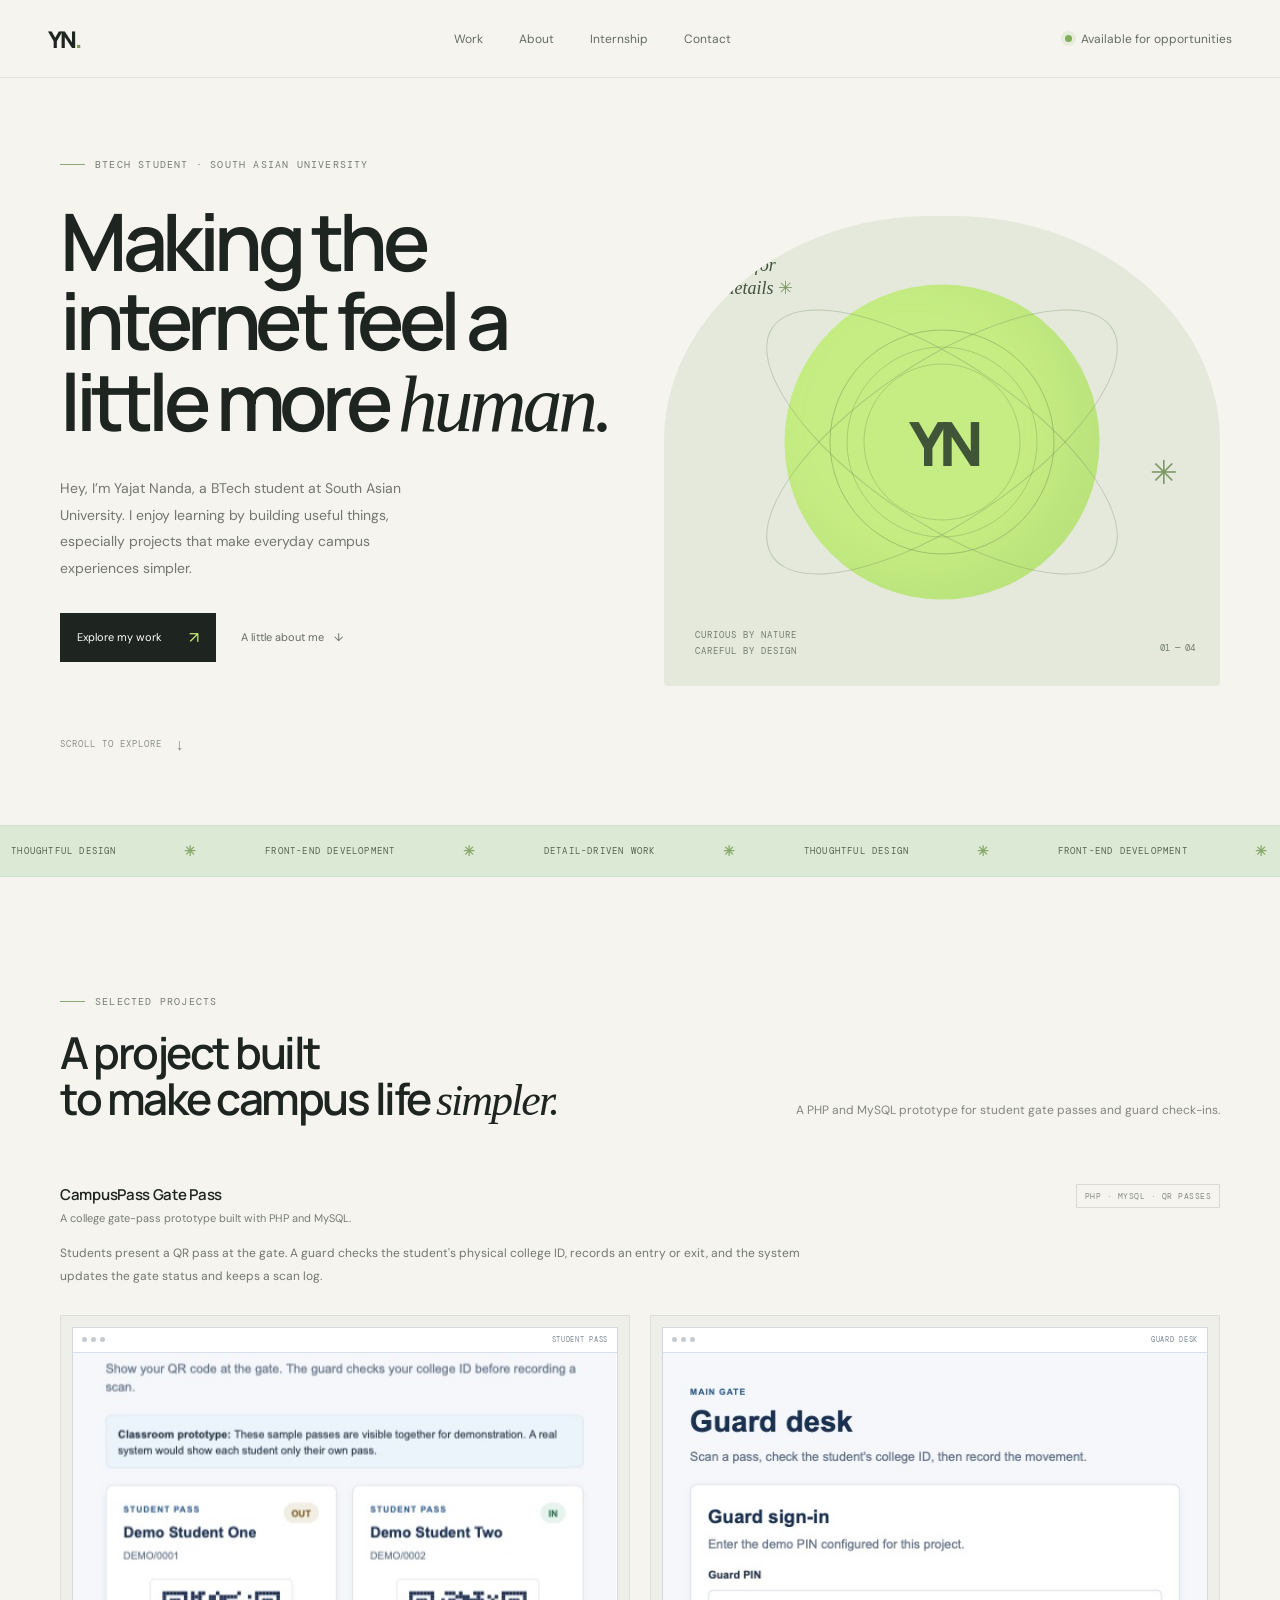
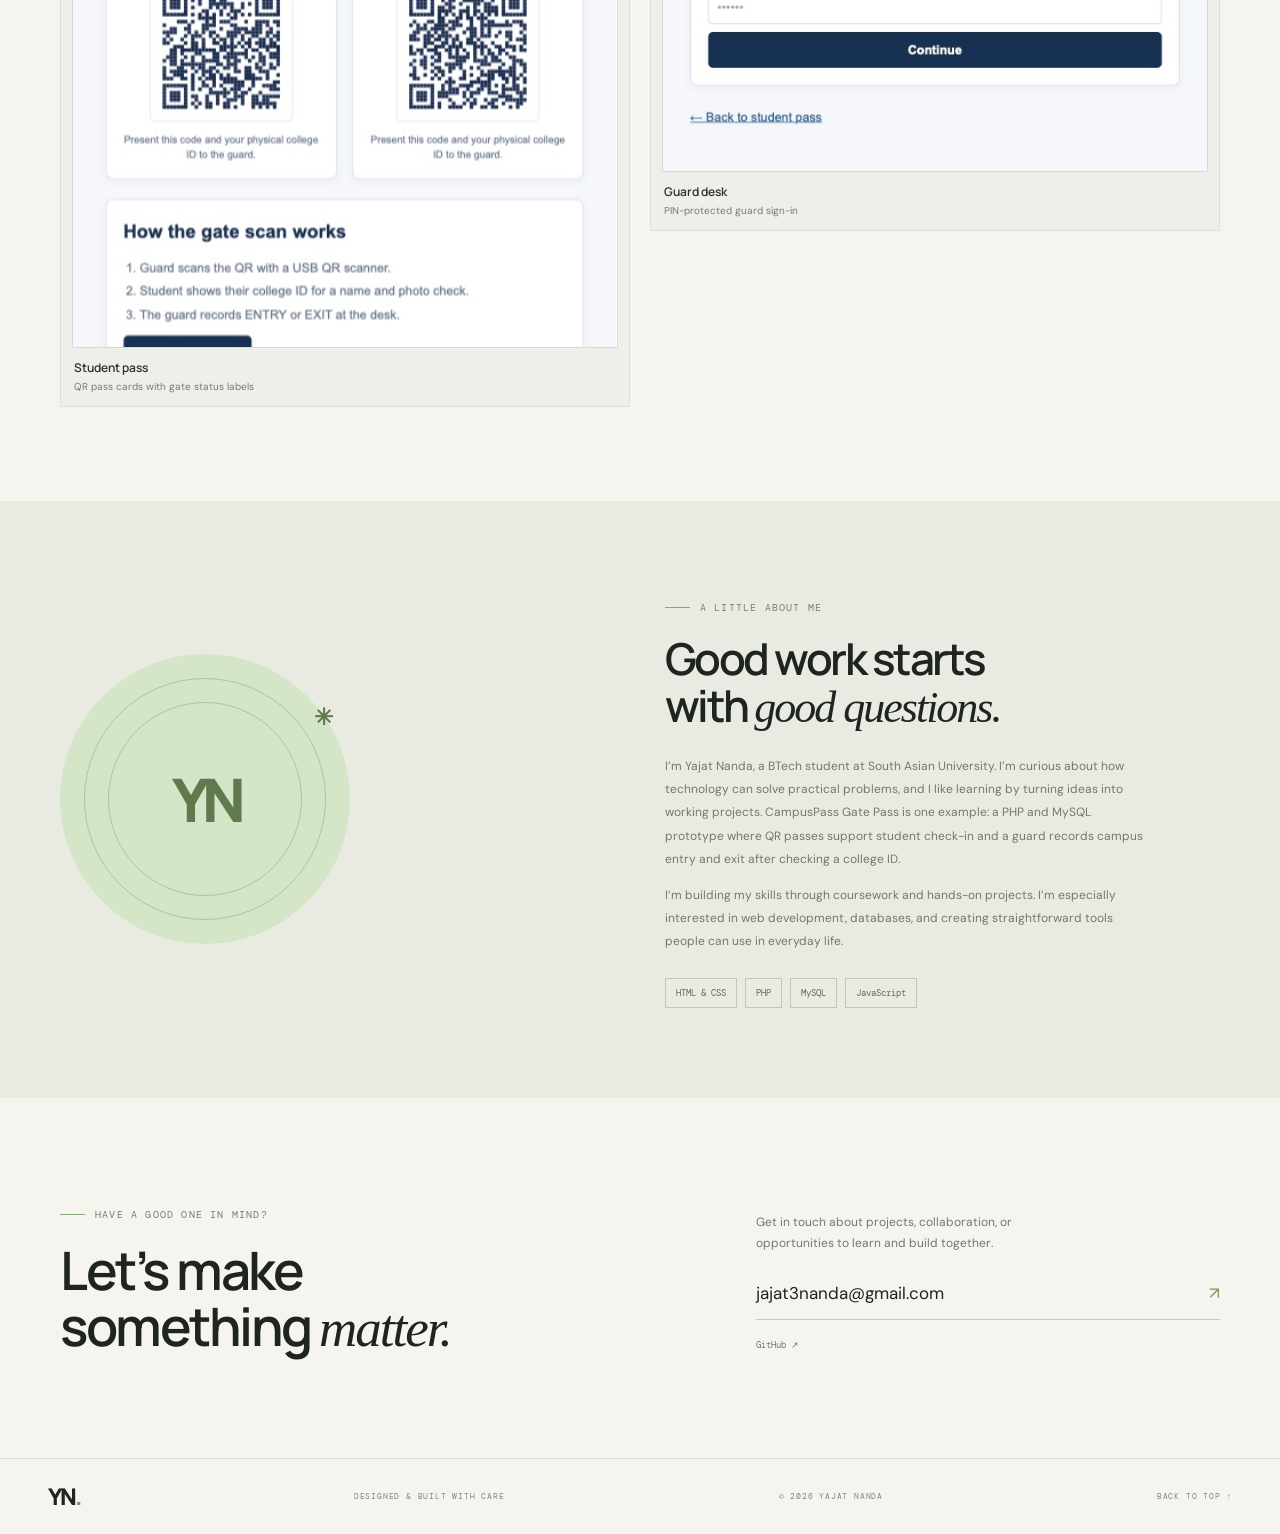
<file: index.html>
<!doctype html>
<html lang="en">
<head>
  <meta charset="utf-8">
  <meta name="viewport" content="width=device-width, initial-scale=1">
  <meta name="theme-color" content="#f5f4ef">
  <meta name="description" content="The portfolio of Yajat Nanda, a BTech student at South Asian University, featuring his CampusPass Gate Pass project.">
  <title>Yajat Nanda — BTech Student & Developer</title>
  <link rel="preconnect" href="https://fonts.googleapis.com">
  <link rel="preconnect" href="https://fonts.gstatic.com" crossorigin>
  <link href="https://fonts.googleapis.com/css2?family=DM+Mono:wght@400;500&family=DM+Sans:wght@400;500;600;700&family=Manrope:wght@400;500;600;700;800&display=swap" rel="stylesheet">
  <link rel="stylesheet" href="styles.css">
</head>
<body>
  <header class="site-header">
    <a class="wordmark" href="#top" aria-label="Yajat home">YN<span>.</span></a>
    <nav aria-label="Main navigation">
      <a href="#work">Work</a><a href="#about">About</a><a href="internship.html">Internship</a><a href="#contact">Contact</a>
    </nav>
    <a class="availability" href="mailto:jajat3nanda@gmail.com"><span class="pulse"></span> Available for opportunities</a>
  </header>

  <main id="top">
    <section class="hero page-width">
      <div class="hero-copy">
        <p class="eyebrow"><span class="eyebrow-line"></span> BTECH STUDENT · SOUTH ASIAN UNIVERSITY</p>
        <h1>Making the<br>internet feel a<br>little more <em>human.</em></h1>
        <p class="intro">Hey, I’m Yajat Nanda, a BTech student at South Asian University. I enjoy learning by building useful things, especially projects that make everyday campus experiences simpler.</p>
        <div class="hero-actions"><a class="button button-dark" href="#work">Explore my work <span>↗</span></a><a class="text-link" href="#about">A little about me <span>↓</span></a></div>
        <div class="hero-foot"><span>SCROLL TO EXPLORE</span><span class="scroll-mark">↓</span></div>
      </div>
      <div class="hero-art" aria-label="Abstract geometric illustration">
        <div class="art-note">A mind for<br>the details <span>✳</span></div>
        <div class="art-disc"><div class="disc-inner"><span>YN</span></div></div>
        <div class="art-orbit orbit-one"></div><div class="art-orbit orbit-two"></div>
        <div class="art-star">✳</div><div class="art-caption">CURIOUS BY NATURE<br>CAREFUL BY DESIGN</div>
        <span class="art-index">01 — 04</span>
      </div>
    </section>

    <section class="marquee" aria-label="Areas of focus"><div class="marquee-track"> <span>THOUGHTFUL DESIGN</span><b>✳</b><span>FRONT-END DEVELOPMENT</span><b>✳</b><span>DETAIL-DRIVEN WORK</span><b>✳</b><span>THOUGHTFUL DESIGN</span><b>✳</b><span>FRONT-END DEVELOPMENT</span><b>✳</b></div></section>

    <section class="work page-width" id="work">
      <div class="section-heading"><div><p class="eyebrow"><span class="eyebrow-line"></span> SELECTED PROJECTS</p><h2>A project built<br>to make campus life <em>simpler.</em></h2></div><p class="section-aside">A PHP and MySQL prototype for student gate passes and guard check-ins.</p></div>
      <div class="project-grid">
        <article class="project-card project-card-large">
          <div class="project-meta"><div><h3>CampusPass Gate Pass</h3><p>A college gate-pass prototype built with PHP and MySQL.</p></div><span class="tag">PHP · MYSQL · QR PASSES</span></div>
          <p class="project-description">Students present a QR pass at the gate. A guard checks the student's physical college ID, records an entry or exit, and the system updates the gate status and keeps a scan log.</p>
          <div class="snapshot-grid" aria-label="CampusPass project screenshots">
            <figure class="snapshot-card"><div class="snapshot-window"><div class="snapshot-bar"><span></span><span></span><span></span><small>STUDENT PASS</small></div><img src="assets/campuspass-student-pass.jpg" alt="CampusPass student page with two sample pass cards with gate status labels"></div><figcaption><strong>Student pass</strong><span>QR pass cards with gate status labels</span></figcaption></figure>
            <figure class="snapshot-card"><div class="snapshot-window"><div class="snapshot-bar"><span></span><span></span><span></span><small>GUARD DESK</small></div><img src="assets/campuspass-guard-desk.jpg" alt="CampusPass guard desk sign-in screen"></div><figcaption><strong>Guard desk</strong><span>PIN-protected guard sign-in</span></figcaption></figure>
          </div>
        </article>
      </div>

    </section>

    <section class="about" id="about"><div class="page-width about-inner"><div class="about-mark"><span>YN</span><i>✳</i></div><div class="about-copy"><p class="eyebrow"><span class="eyebrow-line"></span> A LITTLE ABOUT ME</p><h2>Good work starts<br>with <em>good questions.</em></h2><p>I’m Yajat Nanda, a BTech student at South Asian University. I’m curious about how technology can solve practical problems, and I like learning by turning ideas into working projects. CampusPass Gate Pass is one example: a PHP and MySQL prototype where QR passes support student check-in and a guard records campus entry and exit after checking a college ID.</p><p>I’m building my skills through coursework and hands-on projects. I’m especially interested in web development, databases, and creating straightforward tools people can use in everyday life.</p><div class="skill-list"><span>HTML & CSS</span><span>PHP</span><span>MySQL</span><span>JavaScript</span></div></div></div></section>

    <section class="contact page-width" id="contact"><div class="contact-left"><p class="eyebrow"><span class="eyebrow-line"></span> HAVE A GOOD ONE IN MIND?</p><h2>Let’s make<br>something <em>matter.</em></h2></div><div class="contact-right"><p>Get in touch about projects, collaboration, or opportunities to learn and build together.</p><a class="contact-link" href="mailto:jajat3nanda@gmail.com">jajat3nanda@gmail.com <span>↗</span></a><div class="social-links"><a href="https://github.com/yajat400" target="_blank" rel="noreferrer">GitHub ↗</a></div></div></section>
  </main>
  <footer class="site-footer"><a class="wordmark" href="#top">YN<span>.</span></a><span>DESIGNED & BUILT WITH CARE</span><span>© 2026 YAJAT NANDA</span><a href="#top">BACK TO TOP ↑</a></footer>
</body>
</html>
</file>
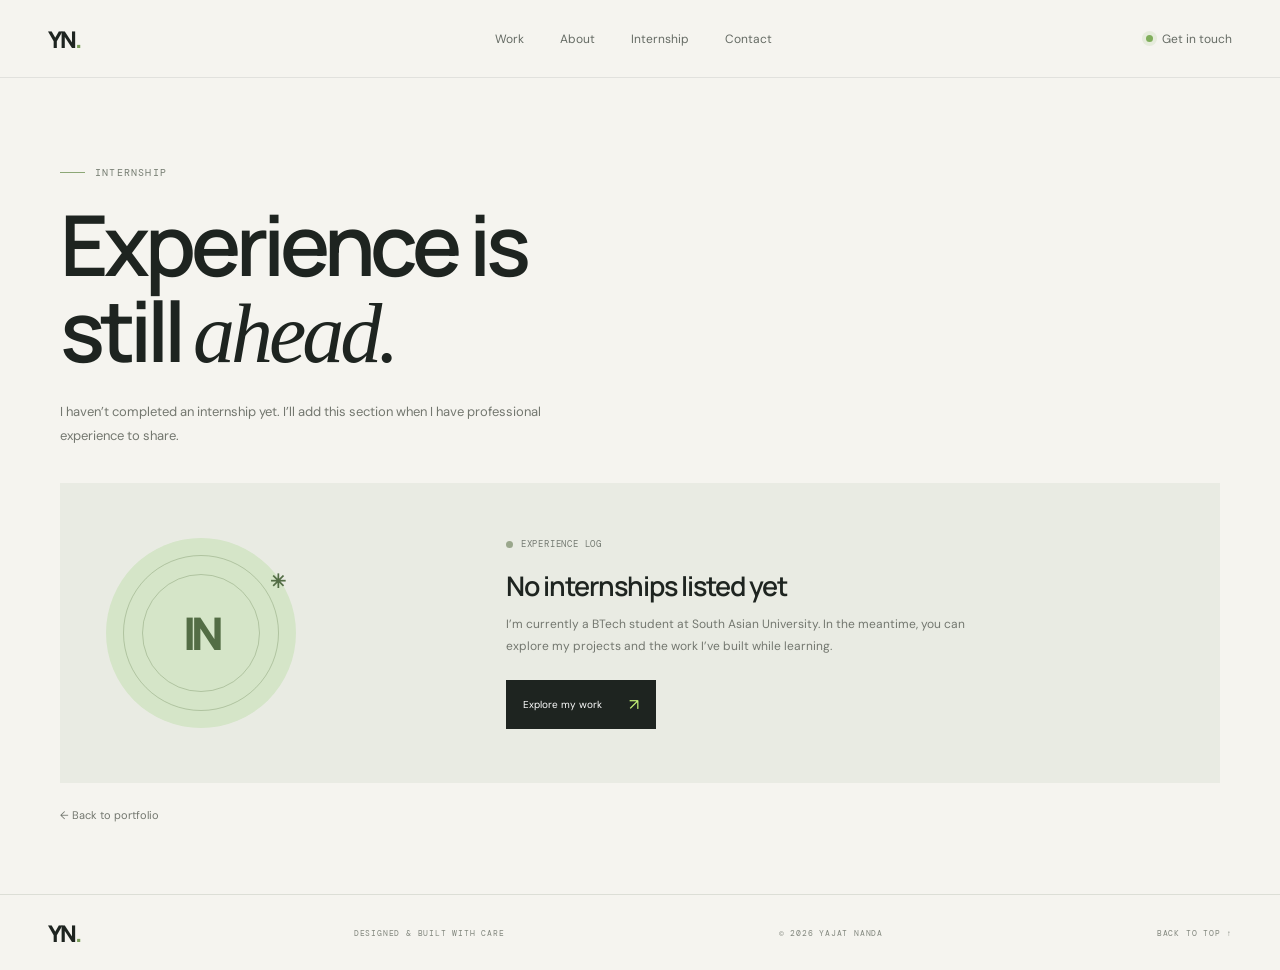
<file: internship.html>
<!doctype html>
<html lang="en">
<head>
  <meta charset="utf-8">
  <meta name="viewport" content="width=device-width, initial-scale=1">
  <meta name="theme-color" content="#f5f4ef">
  <meta name="description" content="Internship experience for Yajat Nanda, BTech student at South Asian University.">
  <title>Internship — Yajat Nanda</title>
  <link rel="preconnect" href="https://fonts.googleapis.com">
  <link rel="preconnect" href="https://fonts.gstatic.com" crossorigin>
  <link href="https://fonts.googleapis.com/css2?family=DM+Mono:wght@400;500&family=DM+Sans:wght@400;500;600;700&family=Manrope:wght@400;500;600;700;800&display=swap" rel="stylesheet">
  <link rel="stylesheet" href="styles.css">
</head>
<body>
  <header class="site-header">
    <a class="wordmark" href="index.html" aria-label="Yajat home">YN<span>.</span></a>
    <nav aria-label="Main navigation">
      <a href="index.html#work">Work</a><a href="index.html#about">About</a><a href="internship.html" aria-current="page">Internship</a><a href="index.html#contact">Contact</a>
    </nav>
    <a class="availability" href="mailto:jajat3nanda@gmail.com"><span class="pulse"></span> Get in touch</a>
  </header>
  <main class="internship-page page-width">
    <p class="eyebrow"><span class="eyebrow-line"></span> INTERNSHIP</p>
    <h1>Experience is<br>still <em>ahead.</em></h1>
    <p class="internship-intro">I haven’t completed an internship yet. I’ll add this section when I have professional experience to share.</p>
    <section class="internship-card" aria-label="Internship experience status">
      <div class="internship-mark" aria-hidden="true"><span>IN</span><i>✳</i></div>
      <div class="internship-card-copy">
        <span class="internship-status"><span></span> EXPERIENCE LOG</span>
        <h2>No internships listed yet</h2>
        <p>I’m currently a BTech student at South Asian University. In the meantime, you can explore my projects and the work I’ve built while learning.</p>
        <a class="button button-dark" href="index.html#work">Explore my work <span>↗</span></a>
      </div>
    </section>
    <a class="internship-back" href="index.html">← Back to portfolio</a>
  </main>
  <footer class="site-footer"><a class="wordmark" href="index.html">YN<span>.</span></a><span>DESIGNED & BUILT WITH CARE</span><span>© 2026 YAJAT NANDA</span><a href="#top">BACK TO TOP ↑</a></footer>
</body>
</html>
</file>
<file: styles.css>
:root{--paper:#f5f4ef;--ink:#1e2420;--muted:#747a72;--green:#d5e5d5;--accent:#c5f277;--line:#dcded6;--serif:Georgia,'Times New Roman',serif;--sans:'DM Sans',sans-serif;--display:'Manrope',sans-serif;--mono:'DM Mono',monospace}*{box-sizing:border-box}html{scroll-behavior:smooth}body{margin:0;background:var(--paper);color:var(--ink);font-family:var(--sans);-webkit-font-smoothing:antialiased}a{color:inherit;text-decoration:none}.page-width{width:min(1160px,calc(100% - 96px));margin-inline:auto}.site-header{height:78px;padding:0 max(48px,calc((100vw - 1260px)/2));display:flex;align-items:center;justify-content:space-between;border-bottom:1px solid rgba(30,36,32,.09)}.wordmark{font:800 23px var(--display);letter-spacing:-2px}.wordmark span{color:#799b58}.site-header nav{display:flex;gap:36px;margin-left:40px}.site-header nav a,.availability{font-size:12px;color:#656b64}.site-header nav a:hover,.social-links a:hover{color:#76974f}.availability{display:flex;align-items:center;gap:9px}.pulse{width:7px;height:7px;background:#80ae5b;border-radius:50%;box-shadow:0 0 0 4px #80ae5b20}.hero{min-height:620px;display:grid;grid-template-columns:1fr 1fr;align-items:center;gap:48px;padding-block:70px}.eyebrow{font:10px var(--mono);letter-spacing:1.2px;color:#767d72;display:flex;align-items:center;gap:10px}.eyebrow-line{display:inline-block;width:25px;height:1px;background:#8ca776}.hero h1{font:600 clamp(54px,6.2vw,82px)/.99 var(--display);letter-spacing:-5.5px;margin:31px 0 25px}.hero h1 em,.section-heading h2 em,.about-copy h2 em,.contact h2 em{font:italic 500 1em var(--serif);letter-spacing:-4px}.intro{max-width:390px;font-size:14px;line-height:1.9;color:#73776f}.hero-actions{display:flex;align-items:center;gap:25px;margin-top:31px}.button{display:inline-flex;align-items:center;gap:27px;padding:14px 17px;font-size:11px}.button-dark{background:var(--ink);color:#fff}.button-dark span{font-size:16px;color:var(--accent)}.text-link{font-size:11px;color:#666d64}.text-link span{margin-left:7px}.hero-foot{display:flex;align-items:center;gap:13px;margin-top:72px;color:#8c9088;font:9px var(--mono);letter-spacing:1px}.scroll-mark{font-size:16px}.hero-art{height:470px;position:relative;overflow:hidden;background:#e4e9dc;border-radius:48% 48% 4px 4px}.art-disc{position:absolute;width:315px;height:315px;border-radius:50%;background:#c5ed83;left:50%;top:48%;transform:translate(-50%,-50%);display:grid;place-items:center;box-shadow:inset -28px -20px 50px #7da75726}.disc-inner{width:225px;height:225px;border:1px solid #617c4560;border-radius:50%;display:grid;place-items:center;font:800 61px var(--display);letter-spacing:-8px;color:#405438;position:relative}.disc-inner:before,.disc-inner:after{content:'';position:absolute;border:1px solid #617c4548;border-radius:50%;inset:16px}.disc-inner:after{inset:33px}.art-orbit{position:absolute;border:1px solid #70885c58;border-radius:50%;width:410px;height:160px;left:50%;top:48%;transform:translate(-50%,-50%) rotate(-34deg)}.orbit-two{transform:translate(-50%,-50%) rotate(34deg)}.art-note{position:absolute;z-index:2;top:38px;left:35px;font:italic 18px/1.25 var(--serif);color:#42523c}.art-note span{font-style:normal;color:#80986a}.art-star{position:absolute;right:42px;top:50%;font-size:33px;color:#7e9967}.art-caption{position:absolute;bottom:27px;left:31px;font:9px/1.8 var(--mono);letter-spacing:1px;color:#747e6c}.art-index{position:absolute;right:25px;bottom:32px;font:9px var(--mono);color:#747e6c}.marquee{overflow:hidden;background:#dce9d4;border-block:1px solid #d2dfca;padding:16px 0}.marquee-track{display:flex;align-items:center;justify-content:space-around;gap:45px;min-width:max-content;font:9px var(--mono);letter-spacing:1.2px;color:#56644f}.marquee-track b{color:#88a96c;font-size:14px}.work{padding-top:108px;padding-bottom:94px}.section-heading{display:flex;justify-content:space-between;align-items:end;margin-bottom:43px}.section-heading h2,.about-copy h2,.contact h2{font:600 44px/1.06 var(--display);letter-spacing:-2.5px;margin:21px 0 0}.section-heading h2 em,.about-copy h2 em,.contact h2 em{letter-spacing:-2px}.section-aside{font-size:12px;line-height:1.8;color:#82867e;margin-bottom:5px}.project-grid{display:grid;grid-template-columns:1fr 1fr;gap:38px 24px}.project-card-large{grid-column:span 2}.project-visual{height:298px;display:block;position:relative;overflow:hidden;padding:19px}.project-card-large .project-visual{height:370px}.visual-sage{background:#cad9c0}.visual-peach{background:#edd6c8}.visual-blue{background:#ccd8e3}.visual-top{display:flex;justify-content:space-between;position:relative;z-index:2;font:9px var(--mono);letter-spacing:.7px;color:#414b3c}.visual-top span:last-child{font-size:14px}.visual-browser{position:absolute;width:70%;height:77%;left:15%;bottom:-1px;background:#f7f4ec;border-radius:8px 8px 0 0;padding:10px 13px 0;box-shadow:0 14px 30px #26311e20}.browser-dots{display:flex;gap:4px}.browser-dots i{width:5px;height:5px;background:#d7d9d1;border-radius:50%}.browser-content{height:94%;position:relative;margin-top:9px;padding:17px 19px;background:#efeee6;overflow:hidden}.browser-nav{display:flex;justify-content:space-between;font:7px var(--mono);color:#555}.browser-head{position:relative;z-index:1;margin-top:30px;font:600 35px/.98 var(--display);letter-spacing:-2px}.browser-pill{position:relative;z-index:2;margin-top:19px;border:1px solid #979d87;width:max-content;padding:7px 10px;font-size:7px}.browser-pill span{margin-left:16px}.browser-orb{position:absolute;width:160px;height:160px;right:-12px;bottom:-55px;border-radius:50%;background:#b1cd8e}.project-card:not(.project-card-large) .project-visual{height:270px}.notes-art{height:215px;display:flex;align-items:center;justify-content:center;gap:25px}.note-card{width:170px;height:182px;padding:14px;background:#fffaf3;box-shadow:5px 8px 15px #40362d22;transform:rotate(-5deg);position:relative}.note-card>span{font:7px var(--mono);color:#9d8775;letter-spacing:.5px}.note-card strong{display:block;margin-top:17px;font:600 18px/1.05 var(--display);letter-spacing:-.8px}.note-card small{display:block;margin-top:16px;font:7px/1.8 var(--mono);color:#837b73}.note-card i{position:absolute;right:12px;top:12px;color:#dc9c7c}.notes-label{font:italic 23px/1.05 var(--serif);color:#825d4a}.atlas-art{height:215px;position:relative;display:flex;align-items:center;justify-content:center}.atlas-circle{width:180px;height:180px;border:1px solid #647e8a;border-radius:50%;display:flex;align-items:center;justify-content:center;position:relative;color:#435d67}.atlas-circle:before,.atlas-circle:after{content:'';position:absolute;border:1px solid #718d9666;border-radius:50%;inset:17px}.atlas-circle:after{inset:37px}.atlas-circle span{z-index:1;font:600 24px/.9 var(--display);letter-spacing:-1px}.atlas-circle b{position:absolute;right:20px;top:34px;z-index:2;font-size:17px}.atlas-type{font:700 21px/.9 var(--display);letter-spacing:-1px;color:#49616d;position:absolute;right:16%;top:39px}.atlas-type small{font:7px var(--mono);letter-spacing:.3px}.atlas-star{position:absolute;left:20%;bottom:36px;color:#607e88;font-size:22px}.project-meta{display:flex;align-items:start;justify-content:space-between;padding-top:15px}.project-meta h3{font:600 15px var(--display);margin:0 0 6px;letter-spacing:-.3px}.project-meta p{font-size:11px;color:#777d73;margin:0}.tag{font:8px var(--mono);letter-spacing:.5px;color:#868b82;border:1px solid #d9dbd4;padding:6px 8px;white-space:nowrap}.sample-note{text-align:center;color:#9a9e96;font-size:10px;margin:34px 0 0}.about{background:#e9ebe3;padding:90px 0}.about-inner{display:grid;grid-template-columns:1fr 1.1fr;gap:100px;align-items:center}.about-mark{width:290px;height:290px;border-radius:50%;background:#d5e5c8;display:grid;place-items:center;position:relative;color:#607a4e;font:800 60px var(--display);letter-spacing:-8px}.about-mark:before,.about-mark:after{content:'';position:absolute;inset:24px;border:1px solid #78906265;border-radius:50%}.about-mark:after{inset:48px}.about-mark i{position:absolute;right:25px;top:46px;font-style:normal;font-size:23px}.about-copy h2{margin-bottom:22px}.about-copy>p:not(.eyebrow){font-size:12px;line-height:1.95;color:#73776e;max-width:480px}.skill-list{display:flex;gap:8px;flex-wrap:wrap;margin-top:24px}.skill-list span{font:9px var(--mono);color:#5f7052;border:1px solid #bdc9b3;padding:8px 10px}.contact{display:flex;justify-content:space-between;align-items:end;padding-top:100px;padding-bottom:100px}.contact h2{font-size:53px}.contact-right{width:40%;padding-bottom:7px}.contact-right>p{font-size:12px;line-height:1.8;color:#73776f;max-width:330px}.contact-link{display:inline-flex;justify-content:space-between;align-items:center;width:100%;border-bottom:1px solid #c8cbc2;padding:15px 0;font-size:17px}.contact-link span{color:#78985b}.social-links{display:flex;gap:20px;margin-top:19px}.social-links a{font:9px var(--mono);color:#73776f}.site-footer{border-top:1px solid var(--line);height:76px;padding:0 max(48px,calc((100vw - 1260px)/2));display:flex;align-items:center;justify-content:space-between}.site-footer>span,.site-footer>a:last-child{font:8px var(--mono);letter-spacing:.8px;color:#82877e}
@media(max-width:760px){.page-width{width:calc(100% - 40px)}.site-header{height:66px;padding:0 20px}.site-header nav{gap:17px;margin:0}.site-header nav a{font-size:10px}.availability{display:none}.hero{grid-template-columns:1fr;padding-top:65px;gap:40px}.hero h1{font-size:60px;letter-spacing:-4px}.hero-art{height:390px}.art-disc{width:265px;height:265px}.disc-inner{width:190px;height:190px}.work{padding-top:75px;padding-bottom:70px}.section-heading{align-items:start;gap:15px}.section-heading h2,.about-copy h2{font-size:36px}.section-aside{font-size:10px}.project-grid{gap:29px 16px}.project-visual,.project-card:not(.project-card-large) .project-visual{height:240px;padding:13px}.project-card-large .project-visual{height:280px}.project-meta{gap:8px;flex-direction:column}.project-meta h3{font-size:13px}.project-meta p{font-size:10px}.tag{font-size:7px}.browser-head{font-size:28px}.browser-content{padding:13px}.visual-top{font-size:8px}.notes-art{transform:scale(.82)}.atlas-art{transform:scale(.82)}.about{padding:65px 0}.about-inner{grid-template-columns:1fr;gap:42px}.about-mark{width:220px;height:220px;margin:auto;font-size:48px}.about-copy h2{font-size:38px}.contact{padding:70px 0;display:block}.contact h2{font-size:47px}.contact-right{width:100%;margin-top:33px}.site-footer{padding:0 20px;height:68px}.site-footer>span:first-of-type{display:none}.site-footer>span,.site-footer>a:last-child{font-size:7px}}@media(max-width:430px){.hero h1{font-size:53px}.section-heading{display:block}.section-aside{margin-top:20px}.project-grid{grid-template-columns:1fr}.project-card-large{grid-column:auto}.project-card-large .project-visual{height:250px}.project-visual,.project-card:not(.project-card-large) .project-visual{height:250px}.project-meta{flex-direction:row}.tag{font-size:7px}.hero-actions{gap:16px}.button{gap:17px}.hero-foot{margin-top:50px}}

/* CampusPass project snapshots */
.project-grid{grid-template-columns:1fr;gap:30px}.project-card-large{grid-column:auto}.project-card-large .project-meta{margin-top:0}.project-description{max-width:760px;margin:17px 0 0;color:#73776f;font-size:12px;line-height:1.9}.snapshot-grid{display:grid;grid-template-columns:1fr 1fr;gap:20px;margin-top:27px;align-items:start}.snapshot-card{margin:0;background:#eeefe9;border:1px solid #dedfd8;padding:11px}.snapshot-window{border:1px solid #d4d9df;background:#f5f7fa;overflow:hidden}.snapshot-bar{height:25px;display:flex;align-items:center;gap:4px;padding:0 9px;background:#fff;border-bottom:1px solid #d8e1eb}.snapshot-bar>span{width:5px;height:5px;border-radius:50%;background:#c6cbd0}.snapshot-bar small{margin-left:auto;color:#7c8793;font:7px var(--mono);letter-spacing:.7px}.snapshot-window img{display:block;width:100%;height:auto}.snapshot-card figcaption{display:flex;flex-direction:column;gap:4px;padding:11px 2px 2px}.snapshot-card figcaption strong{font:600 12px var(--display);color:#27352a}.snapshot-card figcaption span{font-size:10px;color:#747a72}@media(max-width:760px){.snapshot-grid{grid-template-columns:1fr;gap:15px}.snapshot-card{max-width:480px;margin-inline:auto;width:100%}.project-description{font-size:11px}.snapshot-card figcaption{padding-top:9px}}

/* Internship page */
.internship-page{min-height:calc(100vh - 154px);padding-top:78px;padding-bottom:70px}.internship-page>h1{font:600 clamp(54px,7vw,84px)/.98 var(--display);letter-spacing:-5px;margin:24px 0 18px}.internship-page>h1 em{font:italic 500 1em var(--serif);letter-spacing:-4px}.internship-intro{max-width:490px;font-size:13px;line-height:1.85;color:#73776f}.internship-card{margin-top:35px;padding:40px 46px;background:#e9ebe3;display:grid;grid-template-columns:.7fr 1.3fr;gap:40px;align-items:center;min-height:300px}.internship-mark{width:190px;height:190px;border-radius:50%;background:#d5e5c8;display:grid;place-items:center;position:relative;color:#536d45;font:800 45px var(--display);letter-spacing:-5px}.internship-mark:before,.internship-mark:after{content:'';position:absolute;inset:17px;border:1px solid #78906265;border-radius:50%}.internship-mark:after{inset:36px}.internship-mark i{position:absolute;right:15px;top:30px;font-style:normal;font-size:19px}.internship-status{display:flex;align-items:center;gap:8px;font:9px var(--mono);letter-spacing:.8px;color:#747a72}.internship-status span{width:7px;height:7px;background:#9aa78c;border-radius:50%}.internship-card-copy h2{margin:17px 0 10px;font:600 27px var(--display);letter-spacing:-1px}.internship-card-copy p{max-width:470px;margin:0 0 22px;color:#73776f;font-size:12px;line-height:1.8}.internship-card-copy .button{font-size:10px}.internship-back{display:inline-block;margin-top:25px;color:#73776f;font-size:11px}.internship-back:hover{color:#536d45}@media(max-width:760px){.internship-page{padding-top:62px}.internship-page>h1{font-size:58px;letter-spacing:-4px}.internship-card{grid-template-columns:1fr;padding:28px;gap:25px}.internship-mark{width:150px;height:150px;margin-inline:auto}.internship-card-copy h2{font-size:23px}}@media(max-width:430px){.internship-page>h1{font-size:50px}.internship-card{padding:22px}.internship-intro{font-size:12px}}
</file>
